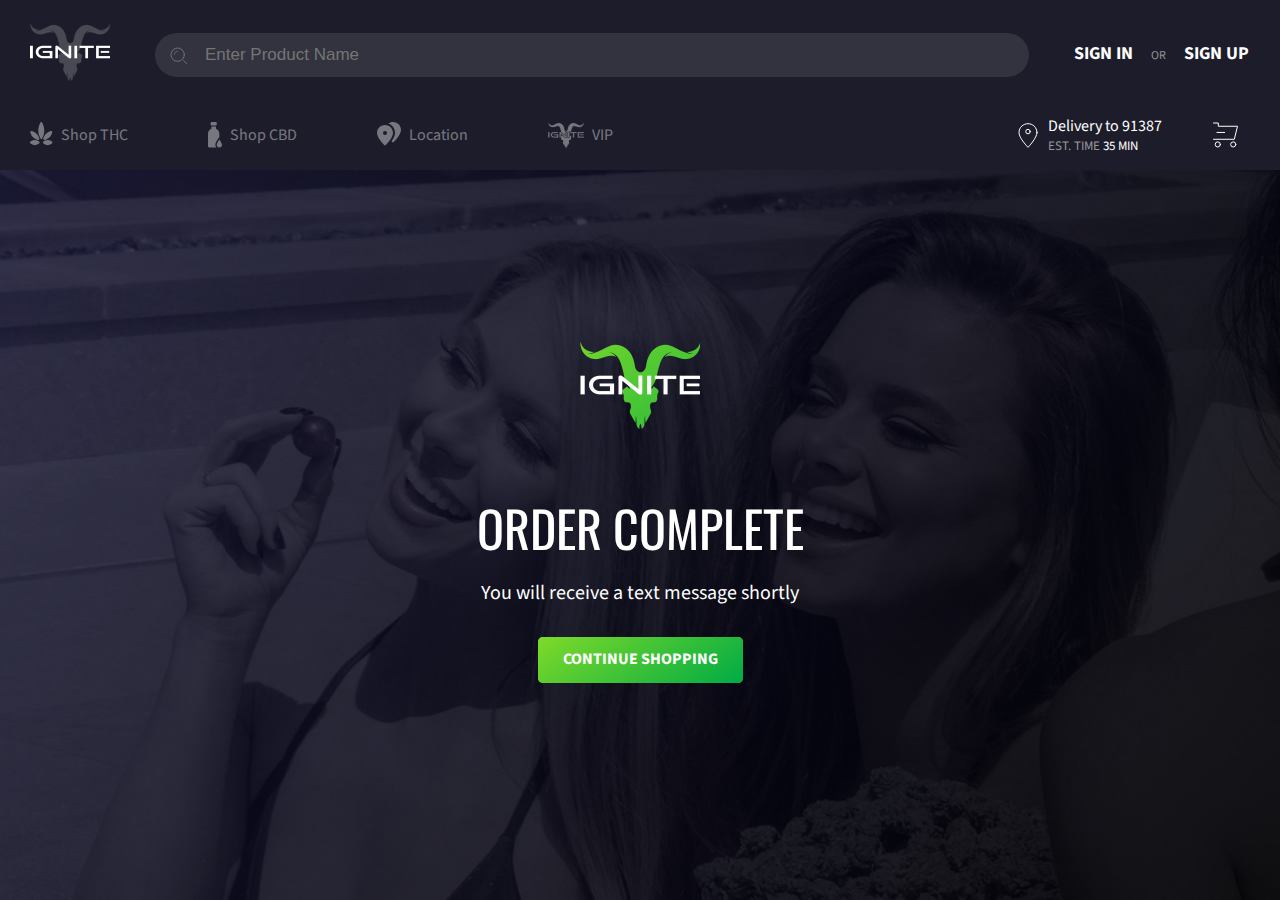
<file: index.html>
<!DOCTYPE html>
<html lang="en">
    <head>
        <meta charset="utf-8">
        <meta http-equiv="X-UA-Compatible" content="IE=edge">
        <title>Ignite</title>
        <meta name="description" content="">
        <meta name="viewport" content="width=device-width, initial-scale=1">
        <link href="https://fonts.googleapis.com/css?family=Oswald|Source+Sans+Pro:400,700&display=swap" rel="stylesheet">
        <link rel="stylesheet" href="style.css">
        <script src="js.js"></script>
    </head>
    <body>
        <header id="mainHeader">
            <div class="header-top">
                <div class="container flex">
                    <div id="site-branding">
                        <a href="#" class="custom-logo-link" rel="home">
                            <img width="80" src="assets/images/logo-white@2x.png" class="logo" alt="">
                        </a>
                        <p class="site-title"><a href="#" rel="home">Ignite</a></p>
                        <p class="site-description">Description for SEO</p>
                    </div><!-- .site-branding -->
                    <div class="search-bar">
                        <form>
                            <input id="searchBar" type="search" placeholder="Enter Product Name">
                            <a href="#" class="cancel-bt" id="closeSearch">Cancel</a>
                        </form>
                    </div>
                    <div class="user-bar">
                        <a href="#" class="link sign-in">Sign in</a>
                        <span class="text">or</span>
                        <a href="#" class="link sign-up">Sign up</a>
                    </div>
                </div>
            </div>
            <div class="header-bottom">
                <div class="container flex">
                    <nav id="site-navigation" class="main-navigation" aria-label="Primary Menu">
                        <ul id="menu-topmenu" class="primary-menu">
                            <li class="menu-item">
                                <a href="#" title="Shop THC">
                                    <svg class="icon" width="23px" height="24px" viewBox="0 0 23 24" version="1.1" xmlns="http://www.w3.org/2000/svg" xmlns:xlink="http://www.w3.org/1999/xlink">
                                        <g stroke="none" stroke-width="1" fill="none" fill-rule="evenodd">
                                            <g id="Success" transform="translate(-286.000000, -118.000000)" fill="#FFFFFF" fill-rule="nonzero">
                                                <path d="M298.2,118.45 C298.2,118.55 300.3,122.05 300.3,126.45 C300.3,130.85 298.3,134.35 298.2,134.45 C298,134.75 297.7,134.95 297.3,134.95 C296.9,134.95 296.6,134.75 296.4,134.45 C296.4,134.35 294.3,130.85 294.3,126.45 C294.3,122.05 296.4,118.55 296.5,118.45 C296.8,117.85 297.8,117.85 298.2,118.45 Z M299.6,135.65 C299.4,135.45 299.3,135.05 299.3,134.75 C299.3,134.55 299.9,131.75 302,129.65 C304.2,127.55 307,126.95 307.1,126.95 C307.4,126.95 307.8,127.05 308,127.25 C308.3,127.45 308.4,127.85 308.3,128.15 C308.3,128.35 307.7,131.15 305.6,133.25 C303.4,135.35 300.6,135.95 300.5,135.95 C300.4,135.95 300.4,135.95 300.3,135.95 C300,135.95 299.8,135.85 299.6,135.65 Z M308.2,137.75 C308.5,137.85 308.5,138.25 308.5,138.55 C308.5,138.85 308.4,139.15 308.2,139.35 C308.1,139.45 306.2,141.15 303.7,141.15 C301.2,141.15 299.3,139.45 299.2,139.35 C299,139.15 298.9,138.85 298.9,138.55 C298.9,138.25 299,137.95 299.2,137.75 C299.3,137.65 301.2,135.95 303.7,135.95 C306.2,135.95 308.1,137.65 308.2,137.75 Z M289.1,133.25 C286.9,131.15 286.4,128.35 286.3,128.15 C286.3,127.85 286.4,127.45 286.6,127.25 C286.8,126.95 287.2,126.85 287.5,126.95 C287.7,126.95 290.5,127.55 292.6,129.65 C294.7,131.85 295.3,134.65 295.3,134.75 C295.3,135.05 295.2,135.45 295,135.65 C294.8,135.85 294.6,135.95 294.3,135.95 C294.2,135.95 294.2,135.95 294.1,135.95 C294,135.95 291.2,135.35 289.1,133.25 Z M290.8,135.95 C293.3,135.95 295.2,137.65 295.3,137.75 C295.5,137.95 295.6,138.25 295.6,138.55 C295.6,138.85 295.5,139.15 295.3,139.35 C295.2,139.45 293.3,141.15 290.8,141.15 C288.3,141.15 286.4,139.45 286.3,139.35 C286.1,139.15 286,138.85 286,138.55 C286,138.25 286.1,137.95 286.3,137.75 C286.4,137.65 288.4,135.95 290.8,135.95 Z" id="thc"></path>
                                            </g>
                                        </g>
                                    </svg>
                                    Shop THC
                                </a>
                            </li>
                            <li class="menu-item">
                                <a href="#" title="Shop CBD">
                                    <svg class="icon" width="14px" height="26px" viewBox="0 0 14 26" version="1.1" xmlns="http://www.w3.org/2000/svg" xmlns:xlink="http://www.w3.org/1999/xlink">
                                        <g stroke="none" stroke-width="1" fill="none" fill-rule="evenodd">
                                            <g id="Success" transform="translate(-465.000000, -117.000000)" fill="#FFFFFF" fill-rule="nonzero">
                                                <path d="M468.625,117 L472.75,117 C473.302285,117 473.75,117.447715 473.75,118 L473.75,119.5 C473.75,120.052285 473.302285,120.5 472.75,120.5 L468.625,120.5 C468.072715,120.5 467.625,120.052285 467.625,119.5 L467.625,118 C467.625,117.447715 468.072715,117 468.625,117 Z M472.39375,139.537162 C472.365458,140.589684 472.756991,141.610371 473.482337,142.375 L466.1375,142.375 C465.509276,142.375 465,141.866783 465,141.239865 L465,129.320946 C465,126.383216 466.147738,124.523297 468.4125,123.785459 L468.4125,121.375 L472.9625,121.375 L472.9625,123.785459 C475.227262,124.523297 476.375,126.383216 476.375,129.320946 L476.375,131.908486 L475.449075,133.201973 C474.939475,133.914838 472.39375,137.569973 472.39375,139.537162 Z M473.754502,139.746995 C473.754502,138.172897 476.375,134.5 476.375,134.5 C476.375,134.5 478.995498,138.172897 478.995498,139.746995 C479.038179,140.455027 478.775827,141.147441 478.274836,141.649006 C477.773844,142.150571 477.082222,142.413223 476.375,142.370493 C475.667778,142.413223 474.976156,142.150571 474.475164,141.649006 C473.974173,141.147441 473.711821,140.455027 473.754502,139.746995 Z" id="cbd"></path>
                                            </g>
                                        </g>
                                    </svg>
                                    Shop CBD
                                </a>
                            </li>
                            <li class="menu-item">
                                <a href="#" title="Location">
                                    <svg class="icon" width="24px" height="24px" viewBox="0 0 24 24" version="1.1" xmlns="http://www.w3.org/2000/svg" xmlns:xlink="http://www.w3.org/1999/xlink">
                                        <g stroke="none" stroke-width="1" fill="none" fill-rule="evenodd">
                                            <g id="Success" transform="translate(-635.000000, -118.000000)" fill="#FFFFFF" fill-rule="nonzero">
                                                <path d="M651,118 C654.933,118 659,120.992 659,126 C659,130.6 652.456,137.327 651.71,138.08 C651.522,138.269 651.267,138.375 651,138.375 C650.733,138.375 650.478,138.269 650.29,138.08 C650.172,137.961 649.896,137.677 649.534,137.288 C651.362,134.724 653,131.685 653,129 C653,124.131 649.92,120.796 646.24,119.55 C647.637,118.545 649.329,118 651,118 Z M643,121 C646.933,121 651,123.992 651,129 C651,133.6 644.456,140.327 643.71,141.08 C643.522,141.269 643.267,141.375 643,141.375 C642.733,141.375 642.478,141.269 642.29,141.08 C641.544,140.327 635,133.6 635,129 C635,123.992 639.067,121 643,121 Z M643,131 C644.105,131 645,130.105 645,129 C645,127.895 644.105,127 643,127 C641.895,127 641,127.895 641,129 C641,130.105 641.895,131 643,131 Z" id="location"></path>
                                            </g>
                                        </g>
                                    </svg>
                                    Location
                                </a>
                            </li>
                            <li class="menu-item">
                                <a href="#" title="VIP">
                                    <img class="icon" src="assets/images/vip@2x.png" width="36" alt="">
                                    VIP
                                </a>
                            </li>
                        </ul>
                    </nav><!-- .main-navigation -->
                    <div class="shop-options">
                        <div class="delivery">
                            <div class="to">Delivery to <span class="cp">91387</span></div>
                            <div class="est-time">est. time <span class="data">35 min</span></div>
                        </div>
                        <div class="cart">
                            <a href="#" class="cart cart-empty">
                                <svg width="26px" height="26px" viewBox="0 0 25 26" version="1.1" xmlns="http://www.w3.org/2000/svg" xmlns:xlink="http://www.w3.org/1999/xlink">
                                    <g id="Symbols" stroke="none" stroke-width="1" fill="none" fill-rule="evenodd" stroke-linecap="round" stroke-linejoin="round">
                                        <g id="Cart" transform="translate(-11.000000, -12.000000)" stroke="#FFFFFF">
                                            <g id="Group-11" transform="translate(0.000000, -4.000000)">
                                                <g id="cart-icon" transform="translate(11.000000, 17.000000)">
                                                    <polyline id="Path" points="0 0 4.8 0 4.8 3.25714286 24 3.25714286 20.8 16.2857143 0 16.2857143"></polyline>
                                                    <circle id="Oval" cx="4.28571429" cy="21.4285714" r="2.57142857"></circle>
                                                    <circle id="Oval" cx="19.7142857" cy="21.4285714" r="2.57142857"></circle>
                                                    <path d="M11.1428571,9.42857143 L3.42857143,9.42857143" id="Path"></path>
                                                </g>
                                            </g>
                                        </g>
                                    </g>
                                </svg>
                            </a>
                        </div>
                    </div>
                </div>
            </div>
        </header>
        <div id="searchOverlay">
            <div class="container flex flex-col">
                <div id="searchRecent">
                    <h3>Recent Searches</h3>
                    <ul class="recent-searches-list">
                        <li class="recent-searches-item"><a href="#">Starter kit</a></li>
                        <li class="recent-searches-item"><a href="#">CDB</a></li>
                        <li class="recent-searches-item"><a href="#">Vape USB</a></li>
                        <li class="recent-searches-item"><a href="#">Indica</a></li>
                    </ul>
                </div>
                <div id="searchCategories">
                    <h3>Categories</h3>
                    <ul class="categories-list">
                        <li class="category-item">
                            <a href="" style="background-image:url('assets/images/category-1@2x.png')">
                                <div class="category-name">Pre-Roll</div>
                            </a>
                        </li>
                        <li class="category-item">
                            <a href="#" style="background-image:url('assets/images/category-2@2x.png')">
                                <div class="category-name">Concentrate</div>
                            </a>
                        </li>
                        <li class="category-item">
                            <a href="#" style="background-image:url('assets/images/category-3@2x.png')">
                                <div class="category-name">Flower</div>
                            </a>
                        </li>
                        <li class="category-item">
                            <a href="#" style="background-image:url('assets/images/category-4@2x.png')">
                                <div class="category-name">Wax</div>
                            </a>
                        </li>
                        <li class="category-item">
                            <a href="#" style="background-image:url('assets/images/category-5@2x.png')">
                                <div class="category-name">Edible</div>
                            </a>
                        </li>
                        <li class="category-item">
                            <a href="#" style="background-image:url('assets/images/category-6@2x.png')">
                                <div class="category-name">Drink</div>
                            </a>
                        </li>
                        <li class="category-item">
                            <a href="#" style="background-image:url('assets/images/category-7@2x.png')">
                                <div class="category-name">Apparel</div>
                            </a>
                        </li>
                        <li class="category-item">
                            <a href="#" style="background-image:url('assets/images/category-8@2x.png')">
                                <div class="category-name">Gear</div>
                            </a>
                        </li>
                    </ul>
                </div>
            </div>
        </div>
        <div id="app">
            <section id="success">
                <div id="success-message">
                    <div class="logo">
                        <img src="assets/images/logo-green@2x.png" width="120" alt="Logo">
                    </div>
                    <h1 class="title">ORDER COMPLETE</h1>
                    <div class="message">You will receive a text message shortly</div>
                    <a href="#" class="btn-primary">Continue Shopping</a>
                </div>
            </section>
        </div>
    </body>
</html>
</file>
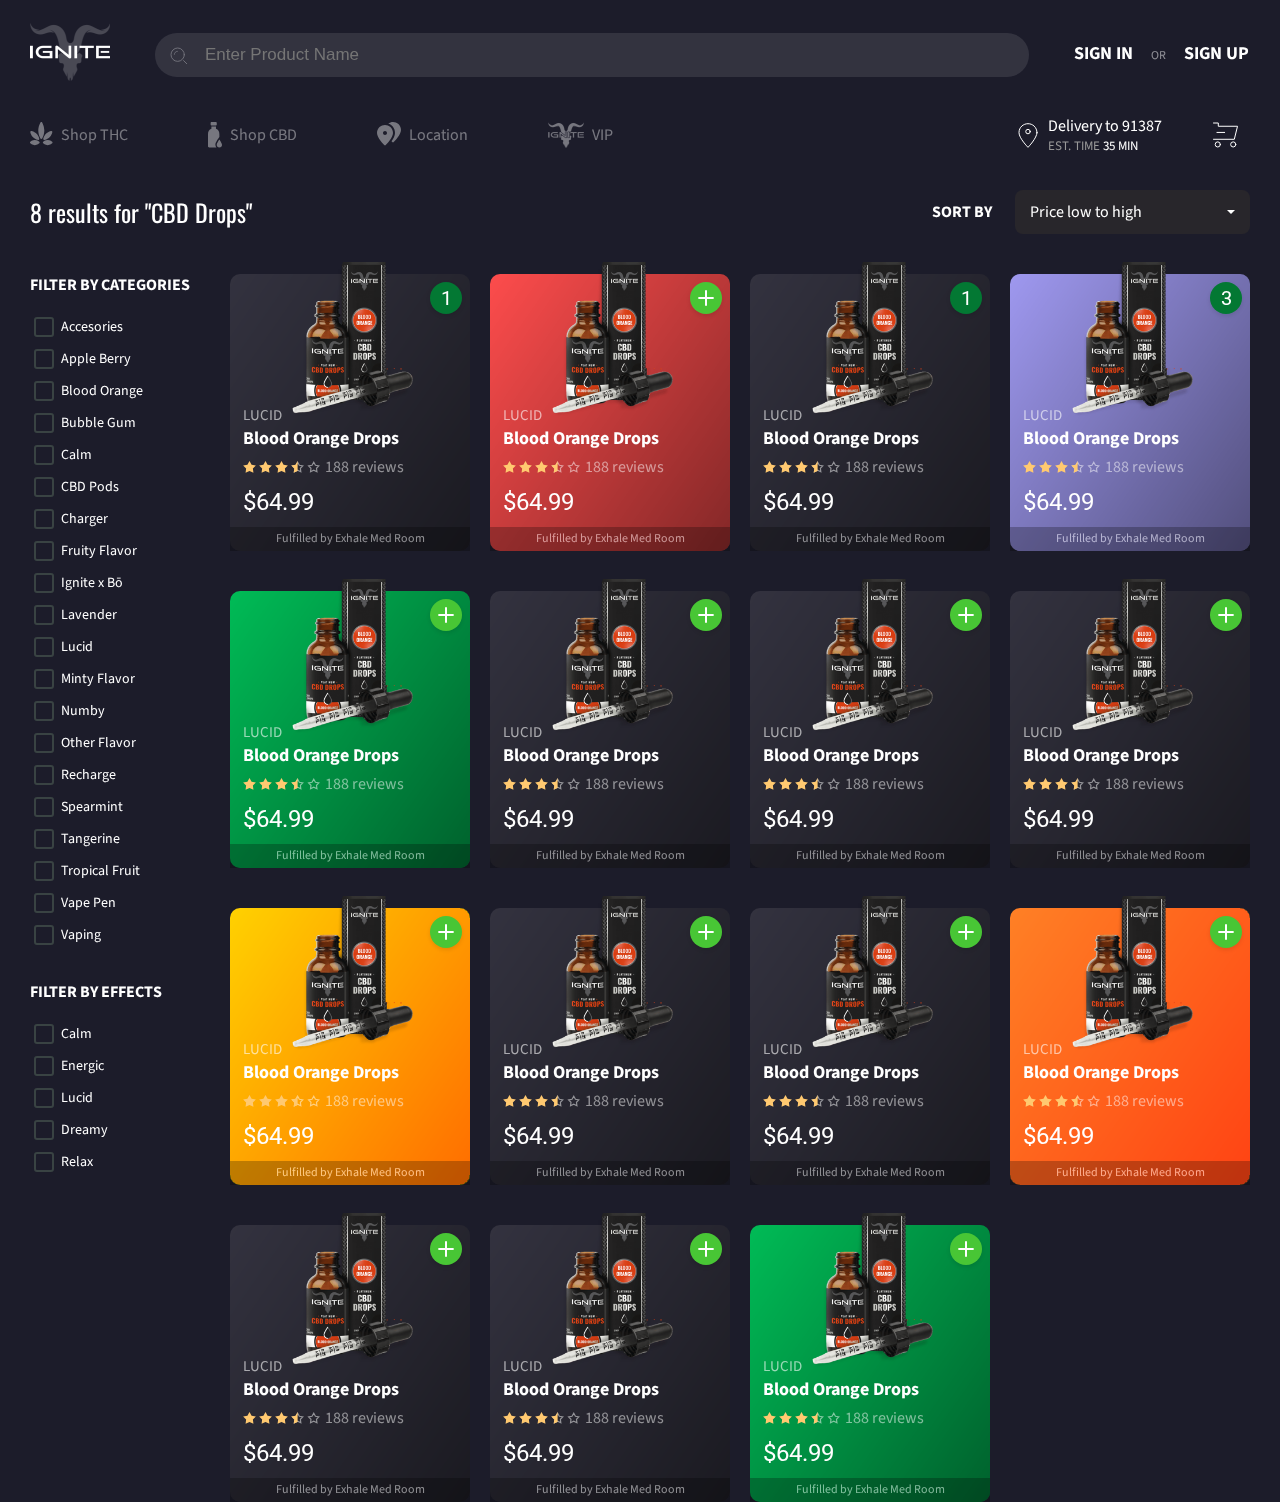
<file: search-results.html>
<!DOCTYPE html>
<html lang="en">

<head>
    <meta charset="utf-8">
    <meta http-equiv="X-UA-Compatible" content="IE=edge">
    <title>Ignite</title>
    <meta name="description" content="">
    <meta name="viewport" content="width=device-width, initial-scale=1">
    <link href="https://fonts.googleapis.com/css?family=Oswald|Source+Sans+Pro:400,700&display=swap" rel="stylesheet">
    <link rel="stylesheet" href="style.css">
    <script src="js.js"></script>
    <script src="search.js"></script>
</head>

<body>
    <header id="mainHeader">
        <div class="header-top">
            <div class="container flex">
                <div id="site-branding">
                    <a href="#" class="custom-logo-link" rel="home">
                        <img width="80" src="assets/images/logo-white@2x.png" class="logo" alt="">
                    </a>
                    <p class="site-title"><a href="#" rel="home">Ignite</a></p>
                    <p class="site-description">Description for SEO</p>
                </div>
                <!-- .site-branding -->
                <div class="search-bar">
                    <form>
                        <input id="searchBar" type="search" placeholder="Enter Product Name">
                        <a href="#" class="cancel-bt" id="closeSearch">Cancel</a>
                    </form>
                </div>
                <div class="user-bar">
                    <a href="#" class="link sign-in">Sign in</a>
                    <span class="text">or</span>
                    <a href="#" class="link sign-up">Sign up</a>
                </div>
            </div>
        </div>
        <div class="header-bottom">
            <div class="container flex">
                <nav id="site-navigation" class="main-navigation" aria-label="Primary Menu">
                    <ul id="menu-topmenu" class="primary-menu">
                        <li class="menu-item">
                            <a href="#" title="Shop THC">
                                <svg class="icon" width="23px" height="24px" viewBox="0 0 23 24" version="1.1" xmlns="http://www.w3.org/2000/svg" xmlns:xlink="http://www.w3.org/1999/xlink">
                                    <g stroke="none" stroke-width="1" fill="none" fill-rule="evenodd">
                                        <g id="Success" transform="translate(-286.000000, -118.000000)" fill="#FFFFFF" fill-rule="nonzero">
                                            <path d="M298.2,118.45 C298.2,118.55 300.3,122.05 300.3,126.45 C300.3,130.85 298.3,134.35 298.2,134.45 C298,134.75 297.7,134.95 297.3,134.95 C296.9,134.95 296.6,134.75 296.4,134.45 C296.4,134.35 294.3,130.85 294.3,126.45 C294.3,122.05 296.4,118.55 296.5,118.45 C296.8,117.85 297.8,117.85 298.2,118.45 Z M299.6,135.65 C299.4,135.45 299.3,135.05 299.3,134.75 C299.3,134.55 299.9,131.75 302,129.65 C304.2,127.55 307,126.95 307.1,126.95 C307.4,126.95 307.8,127.05 308,127.25 C308.3,127.45 308.4,127.85 308.3,128.15 C308.3,128.35 307.7,131.15 305.6,133.25 C303.4,135.35 300.6,135.95 300.5,135.95 C300.4,135.95 300.4,135.95 300.3,135.95 C300,135.95 299.8,135.85 299.6,135.65 Z M308.2,137.75 C308.5,137.85 308.5,138.25 308.5,138.55 C308.5,138.85 308.4,139.15 308.2,139.35 C308.1,139.45 306.2,141.15 303.7,141.15 C301.2,141.15 299.3,139.45 299.2,139.35 C299,139.15 298.9,138.85 298.9,138.55 C298.9,138.25 299,137.95 299.2,137.75 C299.3,137.65 301.2,135.95 303.7,135.95 C306.2,135.95 308.1,137.65 308.2,137.75 Z M289.1,133.25 C286.9,131.15 286.4,128.35 286.3,128.15 C286.3,127.85 286.4,127.45 286.6,127.25 C286.8,126.95 287.2,126.85 287.5,126.95 C287.7,126.95 290.5,127.55 292.6,129.65 C294.7,131.85 295.3,134.65 295.3,134.75 C295.3,135.05 295.2,135.45 295,135.65 C294.8,135.85 294.6,135.95 294.3,135.95 C294.2,135.95 294.2,135.95 294.1,135.95 C294,135.95 291.2,135.35 289.1,133.25 Z M290.8,135.95 C293.3,135.95 295.2,137.65 295.3,137.75 C295.5,137.95 295.6,138.25 295.6,138.55 C295.6,138.85 295.5,139.15 295.3,139.35 C295.2,139.45 293.3,141.15 290.8,141.15 C288.3,141.15 286.4,139.45 286.3,139.35 C286.1,139.15 286,138.85 286,138.55 C286,138.25 286.1,137.95 286.3,137.75 C286.4,137.65 288.4,135.95 290.8,135.95 Z" id="thc"></path>
                                        </g>
                                    </g>
                                </svg>
                                Shop THC
                            </a>
                        </li>
                        <li class="menu-item">
                            <a href="#" title="Shop CBD">
                                <svg class="icon" width="14px" height="26px" viewBox="0 0 14 26" version="1.1" xmlns="http://www.w3.org/2000/svg" xmlns:xlink="http://www.w3.org/1999/xlink">
                                    <g stroke="none" stroke-width="1" fill="none" fill-rule="evenodd">
                                        <g id="Success" transform="translate(-465.000000, -117.000000)" fill="#FFFFFF" fill-rule="nonzero">
                                            <path d="M468.625,117 L472.75,117 C473.302285,117 473.75,117.447715 473.75,118 L473.75,119.5 C473.75,120.052285 473.302285,120.5 472.75,120.5 L468.625,120.5 C468.072715,120.5 467.625,120.052285 467.625,119.5 L467.625,118 C467.625,117.447715 468.072715,117 468.625,117 Z M472.39375,139.537162 C472.365458,140.589684 472.756991,141.610371 473.482337,142.375 L466.1375,142.375 C465.509276,142.375 465,141.866783 465,141.239865 L465,129.320946 C465,126.383216 466.147738,124.523297 468.4125,123.785459 L468.4125,121.375 L472.9625,121.375 L472.9625,123.785459 C475.227262,124.523297 476.375,126.383216 476.375,129.320946 L476.375,131.908486 L475.449075,133.201973 C474.939475,133.914838 472.39375,137.569973 472.39375,139.537162 Z M473.754502,139.746995 C473.754502,138.172897 476.375,134.5 476.375,134.5 C476.375,134.5 478.995498,138.172897 478.995498,139.746995 C479.038179,140.455027 478.775827,141.147441 478.274836,141.649006 C477.773844,142.150571 477.082222,142.413223 476.375,142.370493 C475.667778,142.413223 474.976156,142.150571 474.475164,141.649006 C473.974173,141.147441 473.711821,140.455027 473.754502,139.746995 Z" id="cbd"></path>
                                        </g>
                                    </g>
                                </svg>
                                Shop CBD
                            </a>
                        </li>
                        <li class="menu-item">
                            <a href="#" title="Location">
                                <svg class="icon" width="24px" height="24px" viewBox="0 0 24 24" version="1.1" xmlns="http://www.w3.org/2000/svg" xmlns:xlink="http://www.w3.org/1999/xlink">
                                    <g stroke="none" stroke-width="1" fill="none" fill-rule="evenodd">
                                        <g id="Success" transform="translate(-635.000000, -118.000000)" fill="#FFFFFF" fill-rule="nonzero">
                                            <path d="M651,118 C654.933,118 659,120.992 659,126 C659,130.6 652.456,137.327 651.71,138.08 C651.522,138.269 651.267,138.375 651,138.375 C650.733,138.375 650.478,138.269 650.29,138.08 C650.172,137.961 649.896,137.677 649.534,137.288 C651.362,134.724 653,131.685 653,129 C653,124.131 649.92,120.796 646.24,119.55 C647.637,118.545 649.329,118 651,118 Z M643,121 C646.933,121 651,123.992 651,129 C651,133.6 644.456,140.327 643.71,141.08 C643.522,141.269 643.267,141.375 643,141.375 C642.733,141.375 642.478,141.269 642.29,141.08 C641.544,140.327 635,133.6 635,129 C635,123.992 639.067,121 643,121 Z M643,131 C644.105,131 645,130.105 645,129 C645,127.895 644.105,127 643,127 C641.895,127 641,127.895 641,129 C641,130.105 641.895,131 643,131 Z" id="location"></path>
                                        </g>
                                    </g>
                                </svg>
                                Location
                            </a>
                        </li>
                        <li class="menu-item">
                            <a href="#" title="VIP">
                                <img class="icon" src="assets/images/vip@2x.png" width="36" alt=""> VIP
                            </a>
                        </li>
                    </ul>
                </nav>
                <!-- .main-navigation -->
                <div class="shop-options">
                    <div class="delivery">
                        <div class="to">Delivery to <span class="cp">91387</span></div>
                        <div class="est-time">est. time <span class="data">35 min</span></div>
                    </div>
                    <div class="cart">
                        <a href="#" class="cart cart-empty">
                            <svg width="26px" height="26px" viewBox="0 0 25 26" version="1.1" xmlns="http://www.w3.org/2000/svg" xmlns:xlink="http://www.w3.org/1999/xlink">
                                <g id="Symbols" stroke="none" stroke-width="1" fill="none" fill-rule="evenodd" stroke-linecap="round" stroke-linejoin="round">
                                    <g id="Cart" transform="translate(-11.000000, -12.000000)" stroke="#FFFFFF">
                                        <g id="Group-11" transform="translate(0.000000, -4.000000)">
                                            <g id="cart-icon" transform="translate(11.000000, 17.000000)">
                                                <polyline id="Path" points="0 0 4.8 0 4.8 3.25714286 24 3.25714286 20.8 16.2857143 0 16.2857143"></polyline>
                                                <circle id="Oval" cx="4.28571429" cy="21.4285714" r="2.57142857"></circle>
                                                <circle id="Oval" cx="19.7142857" cy="21.4285714" r="2.57142857"></circle>
                                                <path d="M11.1428571,9.42857143 L3.42857143,9.42857143" id="Path"></path>
                                            </g>
                                        </g>
                                    </g>
                                </g>
                            </svg>
                        </a>
                    </div>
                </div>
            </div>
        </div>
    </header>
    <div id="app">
        <section id="searchResults" class="product-grid">
            <div class="results-top-bar">
                <div class="container flex">
                    <div class="results-info">
                        <h3>8 results for "CBD Drops"</h3>
                    </div>
                    <div class="results-sort">
                        <label class="label-big" for="sort-by">Sort by</label>
                        <select name="sort-by" id="sort-by">
                            <option value="">Price low to high</option>
                            <option value="">Price high to high</option>
                            <option value="">Popularity low to high</option>
                            <option value="">Popularity high to low</option>
                        </select>
                    </div>
                    <a href="#" id="toggleFilters"></a>
                </div>
            </div>
            <div class="container flex">
                <div class="product-categories" id="productFilters">
                    <a href="#" class="close-btn"></a>
                    <aside class="p_filter_widgets">
                        <h5>Filter by Categories</h5>
                        <div class="widgets_inner">
                            <ul class="list">
                                <li class="s-group"><input type="checkbox" class="form-checkbox" id="check-1"><label for="check-1">Accesories</label></li>
                                <li class="s-group"><input type="checkbox" class="form-checkbox" id="check-2"><label for="check-2">Apple Berry</label></li>
                                <li class="s-group"><input type="checkbox" class="form-checkbox" id="check-3"><label for="check-3">Blood Orange</label></li>
                                <li class="s-group"><input type="checkbox" class="form-checkbox" id="check-4"><label for="check-4">Bubble Gum</label></li>
                                <li class="s-group"><input type="checkbox" class="form-checkbox" id="check-5"><label for="check-5">Calm</label></li>
                                <li class="s-group"><input type="checkbox" class="form-checkbox" id="check-6"><label for="check-6">CBD Pods</label></li>
                                <li class="s-group"><input type="checkbox" class="form-checkbox" id="check-7"><label for="check-7">Charger</label></li>
                                <li class="s-group"><input type="checkbox" class="form-checkbox" id="check-8"><label for="check-8">Fruity Flavor</label></li>
                                <li class="s-group"><input type="checkbox" class="form-checkbox" id="check-9"><label for="check-9">Ignite x Bō</label></li>
                                <li class="s-group"><input type="checkbox" class="form-checkbox" id="check-10"><label for="check-10">Lavender</label></li>
                                <li class="s-group"><input type="checkbox" class="form-checkbox" id="check-11"><label for="check-11">Lucid</label></li>
                                <li class="s-group"><input type="checkbox" class="form-checkbox" id="check-12"><label for="check-12">Minty Flavor</label></li>
                                <li class="s-group"><input type="checkbox" class="form-checkbox" id="check-13"><label for="check-13">Numby</label></li>
                                <li class="s-group"><input type="checkbox" class="form-checkbox" id="check-14"><label for="check-14">Other Flavor</label></li>
                                <li class="s-group"><input type="checkbox" class="form-checkbox" id="check-15"><label for="check-15">Recharge</label></li>
                                <li class="s-group"><input type="checkbox" class="form-checkbox" id="check-16"><label for="check-16">Spearmint</label></li>
                                <li class="s-group"><input type="checkbox" class="form-checkbox" id="check-17"><label for="check-17">Tangerine</label></li>
                                <li class="s-group"><input type="checkbox" class="form-checkbox" id="check-18"><label for="check-18">Tropical Fruit</label></li>
                                <li class="s-group"><input type="checkbox" class="form-checkbox" id="check-19"><label for="check-19">Vape Pen</label></li>
                                <li class="s-group"><input type="checkbox" class="form-checkbox" id="check-20"><label for="check-20">Vaping</label></li>
                            </ul>
                        </div>
                    </aside>
                    <aside class="p_filter_widgets">
                        <h5>Filter by Effects</h5>
                        <div class="widgets_inner">
                            <ul class="list">
                                <li class="s-group"><input type="checkbox" class="form-checkbox" id="check-21"><label for="check-21">Calm</label></li>
                                <li class="s-group"><input type="checkbox" class="form-checkbox" id="check-22"><label for="check-22">Energic</label></li>
                                <li class="s-group"><input type="checkbox" class="form-checkbox" id="check-23"><label for="check-23">Lucid</label></li>
                                <li class="s-group"><input type="checkbox" class="form-checkbox" id="check-24"><label for="check-24">Dreamy</label></li>
                                <li class="s-group"><input type="checkbox" class="form-checkbox" id="check-25"><label for="check-25">Relax</label></li>
                            </ul>
                        </div>
                    </aside>
                    <div class="results-sort">
                        <label class="label-big" for="sort-by-mobile">Sort by</label>
                        <select name="sort-by-mobile" id="sort-by-mobile">
                            <option value="">Price low to high</option>
                            <option value="">Price high to high</option>
                            <option value="">Popularity low to high</option>
                            <option value="">Popularity high to low</option>
                        </select>
                    </div>
                    <div class="filter-buttons">
                        <div class="btn-group">
                            <a href="#" class="btn-secondary">Clear filters</a>
                            <a href="#" class="btn-primary">Filter</a>
                        </div>
                    </div>
                </div>
                <div class="product-grid-products">
                    <div class="product black">
                        <div class="product-contents">
                            <a href="#" class="add-to-cart-bt added">1</a>
                            <div class="product-pic">
                                <img src="assets/images/product-dummy@2x.png" alt="">
                            </div>
                            <div class="product-btm">
                                <div class="product-category">Lucid</div>
                                <div class="product-name">Blood Orange Drops</div>
                                <div class="product-rating">
                                    <div class="rating-stars" data-rating-value="3.5">
                                        <div class="star">1</div>
                                        <div class="star">2</div>
                                        <div class="star">3</div>
                                        <div class="star">4</div>
                                        <div class="star">5</div>
                                    </div>
                                    <div class="rating-info">188<span> reviews</span></div>
                                </div>
                                <div class="product-price">$64.99</div>
                            </div>
                            <div class="med-room">Fulfilled by Exhale Med Room</div>
                        </div>
                    </div>
                    <div class="product red">
                        <div class="product-contents">
                            <a href="#" class="add-to-cart-bt"></a>
                            <div class="product-pic">
                                <img src="assets/images/product-dummy@2x.png" alt="">
                            </div>
                            <div class="product-btm">
                                <div class="product-category">Lucid</div>
                                <div class="product-name">Blood Orange Drops</div>
                                <div class="product-rating">
                                    <div class="rating-stars" data-rating-value="3.5">
                                        <div class="star">1</div>
                                        <div class="star">2</div>
                                        <div class="star">3</div>
                                        <div class="star">4</div>
                                        <div class="star">5</div>
                                    </div>
                                    <div class="rating-info">188<span> reviews</span></div>
                                </div>
                                <div class="product-price">$64.99</div>
                            </div>
                            <div class="med-room">Fulfilled by Exhale Med Room</div>
                        </div>
                    </div>
                    <div class="product black">
                        <div class="product-contents">
                            <a href="#" class="add-to-cart-bt added">1</a>
                            <div class="product-pic">
                                <img src="assets/images/product-dummy@2x.png" alt="">
                            </div>
                            <div class="product-btm">
                                <div class="product-category">Lucid</div>
                                <div class="product-name">Blood Orange Drops</div>
                                <div class="product-rating">
                                    <div class="rating-stars" data-rating-value="3.5">
                                        <div class="star">1</div>
                                        <div class="star">2</div>
                                        <div class="star">3</div>
                                        <div class="star">4</div>
                                        <div class="star">5</div>
                                    </div>
                                    <div class="rating-info">188<span> reviews</span></div>
                                </div>
                                <div class="product-price">$64.99</div>
                            </div>
                            <div class="med-room">Fulfilled by Exhale Med Room</div>
                        </div>
                    </div>
                    <div class="product purple">
                        <div class="product-contents">
                            <a href="#" class="add-to-cart-bt added">3</a>
                            <div class="product-pic">
                                <img src="assets/images/product-dummy@2x.png" alt="">
                            </div>
                            <div class="product-btm">
                                <div class="product-category">Lucid</div>
                                <div class="product-name">Blood Orange Drops</div>
                                <div class="product-rating">
                                    <div class="rating-stars" data-rating-value="3.5">
                                        <div class="star">1</div>
                                        <div class="star">2</div>
                                        <div class="star">3</div>
                                        <div class="star">4</div>
                                        <div class="star">5</div>
                                    </div>
                                    <div class="rating-info">188<span> reviews</span></div>
                                </div>
                                <div class="product-price">$64.99</div>
                            </div>
                            <div class="med-room">Fulfilled by Exhale Med Room</div>
                        </div>
                    </div>
                    <div class="product green">
                        <div class="product-contents">
                            <a href="#" class="add-to-cart-bt"></a>
                            <div class="product-pic">
                                <img src="assets/images/product-dummy@2x.png" alt="">
                            </div>
                            <div class="product-btm">
                                <div class="product-category">Lucid</div>
                                <div class="product-name">Blood Orange Drops</div>
                                <div class="product-rating">
                                    <div class="rating-stars" data-rating-value="3.5">
                                        <div class="star">1</div>
                                        <div class="star">2</div>
                                        <div class="star">3</div>
                                        <div class="star">4</div>
                                        <div class="star">5</div>
                                    </div>
                                    <div class="rating-info">188<span> reviews</span></div>
                                </div>
                                <div class="product-price">$64.99</div>
                            </div>
                            <div class="med-room">Fulfilled by Exhale Med Room</div>
                        </div>
                    </div>
                    <div class="product black">
                        <div class="product-contents">
                            <a href="#" class="add-to-cart-bt"></a>
                            <div class="product-pic">
                                <img src="assets/images/product-dummy@2x.png" alt="">
                            </div>
                            <div class="product-btm">
                                <div class="product-category">Lucid</div>
                                <div class="product-name">Blood Orange Drops</div>
                                <div class="product-rating">
                                    <div class="rating-stars" data-rating-value="3.5">
                                        <div class="star">1</div>
                                        <div class="star">2</div>
                                        <div class="star">3</div>
                                        <div class="star">4</div>
                                        <div class="star">5</div>
                                    </div>
                                    <div class="rating-info">188<span> reviews</span></div>
                                </div>
                                <div class="product-price">$64.99</div>
                            </div>
                            <div class="med-room">Fulfilled by Exhale Med Room</div>
                        </div>
                    </div>
                    <div class="product black">
                        <div class="product-contents">
                            <a href="#" class="add-to-cart-bt"></a>
                            <div class="product-pic">
                                <img src="assets/images/product-dummy@2x.png" alt="">
                            </div>
                            <div class="product-btm">
                                <div class="product-category">Lucid</div>
                                <div class="product-name">Blood Orange Drops</div>
                                <div class="product-rating">
                                    <div class="rating-stars" data-rating-value="3.5">
                                        <div class="star">1</div>
                                        <div class="star">2</div>
                                        <div class="star">3</div>
                                        <div class="star">4</div>
                                        <div class="star">5</div>
                                    </div>
                                    <div class="rating-info">188<span> reviews</span></div>
                                </div>
                                <div class="product-price">$64.99</div>
                            </div>
                            <div class="med-room">Fulfilled by Exhale Med Room</div>
                        </div>
                    </div>
                    <div class="product black">
                        <div class="product-contents">
                            <a href="#" class="add-to-cart-bt"></a>
                            <div class="product-pic">
                                <img src="assets/images/product-dummy@2x.png" alt="">
                            </div>
                            <div class="product-btm">
                                <div class="product-category">Lucid</div>
                                <div class="product-name">Blood Orange Drops</div>
                                <div class="product-rating">
                                    <div class="rating-stars" data-rating-value="3.5">
                                        <div class="star">1</div>
                                        <div class="star">2</div>
                                        <div class="star">3</div>
                                        <div class="star">4</div>
                                        <div class="star">5</div>
                                    </div>
                                    <div class="rating-info">188<span> reviews</span></div>
                                </div>
                                <div class="product-price">$64.99</div>
                            </div>
                            <div class="med-room">Fulfilled by Exhale Med Room</div>
                        </div>
                    </div>
                    <div class="product yellow">
                        <div class="product-contents">
                            <a href="#" class="add-to-cart-bt"></a>
                            <div class="product-pic">
                                <img src="assets/images/product-dummy@2x.png" alt="">
                            </div>
                            <div class="product-btm">
                                <div class="product-category">Lucid</div>
                                <div class="product-name">Blood Orange Drops</div>
                                <div class="product-rating">
                                    <div class="rating-stars" data-rating-value="3.5">
                                        <div class="star">1</div>
                                        <div class="star">2</div>
                                        <div class="star">3</div>
                                        <div class="star">4</div>
                                        <div class="star">5</div>
                                    </div>
                                    <div class="rating-info">188<span> reviews</span></div>
                                </div>
                                <div class="product-price">$64.99</div>
                            </div>
                            <div class="med-room">Fulfilled by Exhale Med Room</div>
                        </div>
                    </div>
                    <div class="product black">
                        <div class="product-contents">
                            <a href="#" class="add-to-cart-bt"></a>
                            <div class="product-pic">
                                <img src="assets/images/product-dummy@2x.png" alt="">
                            </div>
                            <div class="product-btm">
                                <div class="product-category">Lucid</div>
                                <div class="product-name">Blood Orange Drops</div>
                                <div class="product-rating">
                                    <div class="rating-stars" data-rating-value="3.5">
                                        <div class="star">1</div>
                                        <div class="star">2</div>
                                        <div class="star">3</div>
                                        <div class="star">4</div>
                                        <div class="star">5</div>
                                    </div>
                                    <div class="rating-info">188<span> reviews</span></div>
                                </div>
                                <div class="product-price">$64.99</div>
                            </div>
                            <div class="med-room">Fulfilled by Exhale Med Room</div>
                        </div>
                    </div>
                    <div class="product black">
                        <div class="product-contents">
                            <a href="#" class="add-to-cart-bt"></a>
                            <div class="product-pic">
                                <img src="assets/images/product-dummy@2x.png" alt="">
                            </div>
                            <div class="product-btm">
                                <div class="product-category">Lucid</div>
                                <div class="product-name">Blood Orange Drops</div>
                                <div class="product-rating">
                                    <div class="rating-stars" data-rating-value="3.5">
                                        <div class="star">1</div>
                                        <div class="star">2</div>
                                        <div class="star">3</div>
                                        <div class="star">4</div>
                                        <div class="star">5</div>
                                    </div>
                                    <div class="rating-info">188<span> reviews</span></div>
                                </div>
                                <div class="product-price">$64.99</div>
                            </div>
                            <div class="med-room">Fulfilled by Exhale Med Room</div>
                        </div>
                    </div>
                    <div class="product orange">
                        <div class="product-contents">
                            <a href="#" class="add-to-cart-bt"></a>
                            <div class="product-pic">
                                <img src="assets/images/product-dummy@2x.png" alt="">
                            </div>
                            <div class="product-btm">
                                <div class="product-category">Lucid</div>
                                <div class="product-name">Blood Orange Drops</div>
                                <div class="product-rating">
                                    <div class="rating-stars" data-rating-value="3.5">
                                        <div class="star">1</div>
                                        <div class="star">2</div>
                                        <div class="star">3</div>
                                        <div class="star">4</div>
                                        <div class="star">5</div>
                                    </div>
                                    <div class="rating-info">188<span> reviews</span></div>
                                </div>
                                <div class="product-price">$64.99</div>
                            </div>
                            <div class="med-room">Fulfilled by Exhale Med Room</div>
                        </div>
                    </div>
                    <div class="product black">
                        <div class="product-contents">
                            <a href="#" class="add-to-cart-bt"></a>
                            <div class="product-pic">
                                <img src="assets/images/product-dummy@2x.png" alt="">
                            </div>
                            <div class="product-btm">
                                <div class="product-category">Lucid</div>
                                <div class="product-name">Blood Orange Drops</div>
                                <div class="product-rating">
                                    <div class="rating-stars" data-rating-value="3.5">
                                        <div class="star">1</div>
                                        <div class="star">2</div>
                                        <div class="star">3</div>
                                        <div class="star">4</div>
                                        <div class="star">5</div>
                                    </div>
                                    <div class="rating-info">188<span> reviews</span></div>
                                </div>
                                <div class="product-price">$64.99</div>
                            </div>
                            <div class="med-room">Fulfilled by Exhale Med Room</div>
                        </div>
                    </div>
                    <div class="product black">
                        <div class="product-contents">
                            <a href="#" class="add-to-cart-bt"></a>
                            <div class="product-pic">
                                <img src="assets/images/product-dummy@2x.png" alt="">
                            </div>
                            <div class="product-btm">
                                <div class="product-category">Lucid</div>
                                <div class="product-name">Blood Orange Drops</div>
                                <div class="product-rating">
                                    <div class="rating-stars" data-rating-value="3.5">
                                        <div class="star">1</div>
                                        <div class="star">2</div>
                                        <div class="star">3</div>
                                        <div class="star">4</div>
                                        <div class="star">5</div>
                                    </div>
                                    <div class="rating-info">188<span> reviews</span></div>
                                </div>
                                <div class="product-price">$64.99</div>
                            </div>
                            <div class="med-room">Fulfilled by Exhale Med Room</div>
                        </div>
                    </div>
                    <div class="product green">
                        <div class="product-contents">
                            <a href="#" class="add-to-cart-bt"></a>
                            <div class="product-pic">
                                <img src="assets/images/product-dummy@2x.png" alt="">
                            </div>
                            <div class="product-btm">
                                <div class="product-category">Lucid</div>
                                <div class="product-name">Blood Orange Drops</div>
                                <div class="product-rating">
                                    <div class="rating-stars" data-rating-value="3.5">
                                        <div class="star">1</div>
                                        <div class="star">2</div>
                                        <div class="star">3</div>
                                        <div class="star">4</div>
                                        <div class="star">5</div>
                                    </div>
                                    <div class="rating-info">188<span> reviews</span></div>
                                </div>
                                <div class="product-price">$64.99</div>
                            </div>
                            <div class="med-room">Fulfilled by Exhale Med Room</div>
                        </div>
                    </div>
                </div>
            </div>
        </section>
    </div>
</body>

</html>
</file>
<file: style.css>
@import url('https://fonts.googleapis.com/css?family=Roboto:700|Oswald|Source+Sans+Pro:400,700&display=swap');
@import "assets/css/forms.css";

body {
	padding: 0;
    margin: 0;
    font-family: 'Source Sans Pro', sans-serif;
    font-size: 16px;
    color: #fff;
    background-color: #1c1c2a;
}
body, html {
    overflow-x: hidden;
}
* {
    box-sizing: border-box;
    outline: none;
    -webkit-font-smoothing: antialiased;
    background-repeat: no-repeat;
}

h1 {
    font-size: 50px;
    margin: 0 0 15px 0;
}
h2 {
    font-size: 36px;
    margin: 0 0 15px 0;
}
h3 {
    font-size: 24px;
    margin: 0 0 15px 0;
}
h5 {
    font-size: 16px;
    text-transform: uppercase;
    margin: 0 0 15px 0;
}

h1,h2,h3,h4 {
    font-family: 'Oswald';
    font-weight: 400;
}
ul {
    list-style: none;
    padding: 0;
    margin: 0;
}
a {
	color: inherit;
    text-decoration: none;
    transition: color .2s;
}
a.link:hover {
    color: #56cB32;
}


.btn-group {
    display: flex;
}
.btn-group > [class^=btn]:not(:last-child) {
    margin-right: 10px;
}
.btn-group > [class^=btn] {
    flex: 1;
}
.btn-primary,
.btn-secondary {
    transition: all .2s;
    position: relative;
    background: #7Fda29;
    color: #fff;
    font-weight: bold;
    text-transform: uppercase;
    border-radius: 5px;
    height: 46px;
    display: inline-block;
    line-height: 44px;
    padding: 0 25px;
    min-width: 150px;
    text-align: center;
    z-index: 1;
    overflow: hidden;
}
.btn-primary::after {
    content: '';
    background: linear-gradient(145deg, #7Fda29 0%, #00ab45 100%);
    z-index: -1;
    width: 100%;
    left: 0;
    top: 0;
    height: 100%;
    position: absolute;
    transition: opacity .3s;
}
.btn-primary:hover::after {
    opacity: 0;
}
.btn-secondary {
    background: #fff;
    color: #000;
    border: 1px solid #e9e9e9;
    transition: border .3s;
}
.btn-secondary:hover {
    border-color: #8f8f8f;
}

.container {
    margin-left: auto;
    margin-right: auto;
    max-width: 1440px;
    padding: 0 30px;
}
.flex {
    display: flex;
    align-items: center;
    justify-items: center;
    height: 100%;
}
.flex-col {
    flex-direction: column;
    align-items: flex-start;
}
.site-title,.site-description {
    display: none !important;
}


#site-navigation {
    flex: 1 1 auto;
}
#menu-topmenu {
    display: flex;
}
#menu-topmenu .menu-item a {
    height: 26px;
    line-height: 26px;
    margin: 0 40px;
    opacity: .4;
    transition: opacity .2s;
}
#menu-topmenu .menu-item a .icon {
    margin-right: 5px;
    vertical-align: top;
}
#menu-topmenu .menu-item a:hover {
    opacity: 1;
}
#menu-topmenu .menu-item:first-child a {
    margin-left: 0;
}

header#mainHeader {
    padding-bottom: 10px;
}
.header-top {
    height: 110px;
}
.header-top .search-bar {
    flex: 1 1 auto;
    padding: 0 45px;
    transition: right .4s;
}
#mainHeader .search-bar form {
    position: relative;
}
.header-top .search-bar .cancel-bt {
    width: 0;
    transition: width .5s;
    overflow: hidden; 
    white-space: nowrap;
    position: absolute;
    right: -60px;
    top: 10px;
}
.header-top .search-bar input[type=search] {
    width: 100%;
}
.header-top .user-bar {
    text-transform: uppercase;
    line-height: 18px;
    overflow: hidden;
    white-space: nowrap;
    width: 176px;
    transition: width .4s;
}
.header-top .user-bar .text {
    font-size: 12px;
    opacity: .5;
    margin: 0 15px;
}
.header-top .user-bar a {
    font-size: 18px;
    font-weight: bold;
}
.header-bottom {
    height: 50px;
}

.header-bottom .shop-options {
    display: flex;
    align-items: center;
}
.header-bottom .shop-options .delivery {
    background-image: url('assets/images/delivery-icon.svg');
    background-size: 20px 25px;
    padding-left: 30px;
    background-position: 0 50%;
    margin-right: 40px;
}
.header-bottom .shop-options .delivery .est-time {
    font-size: 13px;
    text-transform: uppercase;
    color: #999;
}
.header-bottom .shop-options .delivery .est-time .data {
    color: #fff;
}
.header-bottom .shop-options a.cart {
    width: 48px;
    height: 48px;
    padding: 11px;
    display: block;
}





#app {

}
section {
    min-height: calc(100vh - 170px);
}
section#success {
    background: url(assets/images/bg-3.jpg) no-repeat;
    background-size: cover;
    background-position: 50%;
    text-align: center;
    display: flex;
    align-items: center;
    justify-content: center;
    padding-bottom: 40px;
}
section#success #success-message .logo {
    margin-bottom: 55px;
}
section#success #success-message .message {
    font-size: 20px;
    margin-bottom: 30px;
}



#searchOverlay {
    transition: height .5s;
    position: absolute;
    width: 100%;
    top: 110px;
    height: 0;
    background: #16161f;
    overflow: hidden;
}
#searchOverlay > .container {
    padding: 0 20px;
}
body.searching #searchOverlay {
    height: calc(100vh - 110px);
}
body.searching .header-top .search-bar .cancel-bt {
    width: 44px;
}
body.searching .header-top .user-bar {
    width: 0;
}


#searchRecent .recent-searches-item a {
    background-image: url('assets/images/history-icon.svg');
    background-size: 15px;
    background-position: 0 50%;
    padding: 5px 0 5px 25px;
    display: block;
    opacity: .4;
    font-size: 18px;
}
#searchRecent .recent-searches-item a:hover {
    opacity: 1;
}
#searchRecent,
#searchCategories {
    margin-bottom: 20px;
    width: 100%;
}
.categories-list {
    display: grid;
    grid-template-columns: 1fr 1fr 1fr 1fr 1fr 1fr;
    grid-gap: 1rem;
}
.category-item a {
    background-size: cover;
    height: 125px;
    position: relative;
    padding: 12px 15px;
    display: block;
    border-radius: 5px;
    transition: text-shadow .3s;
}
.category-item a:hover::before {
    opacity: 0;
}
.category-item a:hover {
    text-shadow: 3px 3px 6px rgba(0,0,0,.6);
}
.category-item a::before {
    content: '';
    position: absolute;
    width: 100%;
    height: 100%;
    top: 0;
    left: 0;
    transition: opacity .3s;
    background: linear-gradient(145deg, rgba(0,0,0,.2) 0%, rgba(0,0,0,.5) 100%);
}
.category-item .category-name {
    position: relative;
    z-index: 1;
    font-weight: bold;
    font-size: 18px;
}





/******************* 
******** Product grid *******
*******************************/
.product-grid .results-top-bar {
    margin: 20px 0 40px;
}
.product-grid .results-top-bar .results-info {
    flex: 1;
}
.product-grid .results-top-bar .results-info h3 {
    margin: 0;
}
.product-grid > .container {
    align-items: flex-start;
}
.product-grid #toggleFilters {
    display: none;
}
.product-grid .product-categories {
    padding-right: 40px;
}
.product-grid .product-categories .close-btn,
.product-grid .product-categories .filter-buttons,
.product-grid .product-categories .results-sort {
    display: none;
}
.product-grid .product-grid-products {
    flex: 1;
}
.product-grid .p_filter_widgets:not(:last-child) {
    margin-bottom: 30px;
}
.product-grid .p_filter_widgets .list li {
    height: 32px;
    line-height: 32px;
    font-size: 14px;
}
.product-grid-products {
    display: grid;
    grid-template-columns: 1fr 1fr 1fr 1fr 1fr;
    grid-gap: 40px 20px;
}
.product-grid-products .product {
    height: 277px;
    border-radius: 10px;
    position: relative;
    cursor: pointer;
}
.product-grid-products .product .product-contents {
    padding: 8px 8px 8px 13px;
    z-index: 1;
    height: 100%;
    bottom: 20px;
}
.product-grid-products .product.black { background: #33323f; }
.product-grid-products .product.red { background: #fd4c4c; }
.product-grid-products .product.purple { background: #9e98ef; }
.product-grid-products .product.green { background: #00bb56; }
.product-grid-products .product.yellow { background: #ffd100; }
.product-grid-products .product.orange { background: #ff8025; }
.product-grid-products .product::before {
    content: '';
    width: 100%;
    height: 100%;
    position: absolute;
    background: linear-gradient(125deg, rgba(0,0,0,0) 0%, rgba(0,0,0,.6) 100%);
    border-radius: 10px;
    mix-blend-mode: color-burn;
    z-index: 0;
    opacity: .8;
}
.product .product-pic {
    position: relative;
    margin: 0 auto;
    display: block;
    top: -20px;
    width: 55%;
    transition: top .8s cubic-bezier(0.165, 0.840, 0.440, 1.000);
    transform: translate3d(0, 0, 0);
    animation: product-zoomout .3s;
    -webkit-animation: product-zoomout .3s;
    animation-fill-mode: forwards;
    -webkit-animation-fill-mode: forwards;
}
.product .product-pic img {
    width: 100%;
}
.product:hover .product-pic {
    top: -30px;
    animation: product-zoomin .3s;
    -webkit-animation: product-zoomin .3s;
    animation-fill-mode: forwards;
    -webkit-animation-fill-mode: forwards;
}
@keyframes product-zoomin {
    0% {filter: drop-shadow(0 14px 8px rgba(0,0,0,.2))}
    100% {filter: drop-shadow(0 24px 10px rgba(0,0,0,.4))}
}
@keyframes product-zoomout {
    0% {filter: drop-shadow(0 24px 10px rgba(0,0,0,.4))}
    100% {filter: drop-shadow(0 14px 8px rgba(0,0,0,.2))}
}
@-webkit-keyframes product-zoomin {
    0% {-webkit-filter: drop-shadow(0 14px 8px rgba(0,0,0,.2))}
    100% {-webkit-filter: drop-shadow(0 24px 10px rgba(0,0,0,.4))}
}
@-webkit-keyframes product-zoomout {
    0% {-webkit-filter: drop-shadow(0 24px 10px rgba(0,0,0,.4))}
    100% {-webkit-filter: drop-shadow(0 14px 8px rgba(0,0,0,.2))}
}
.product .add-to-cart-bt {
    position: absolute;
    top: 8px;
    right: 8px;
    border-radius: 100%;
    width: 32px;
    height: 32px;
    background: #48c635;
    box-shadow: 0 2px 4px rgba(0,0,0,.1);
}
.product .add-to-cart-bt:before {
    content: url('assets/images/plus-icon.svg');
    position: absolute;
    width: 14px;
    height: 14px;
    top: 8px;
    left: 8px;
}
.product .add-to-cart-bt.added:before {
    display: none;
}
.product .add-to-cart-bt.added {
    background: #037833;
    font-size: 20px;
    line-height: 32px;
    text-align: center;
    font-family: Roboto;
}
.product .product-btm {
    position: absolute;
    bottom: 35px;
}
.product .product-btm .product-category {
    opacity: .6;
    font-size: 15px;
    text-transform: uppercase;
}
.product .product-btm .product-name {
    font-size: 18px;
    font-weight: bold;
}
.product .product-btm .product-price {
    font-size: 24px;
    font-family: Roboto;
}
.product .product-rating {
    display: flex;
    align-items: flex-start;
    margin: 10px 0 5px;
}
.product .product-rating .rating-info {
    opacity: .5;
    line-height: 12px;
    margin-left: 5px;
}
.product .med-room {
    position: absolute;
    width: 100%;
    bottom: 0;
    left: 0;
    font-size: 12px;
    opacity: .5;
    background: rgba(0,0,0,.5);
    height: 24px;
    line-height: 24px;
    text-align: center;
}








/*****************
********* Rating stars ***********
********************************/
.rating-stars .star {
    display: inline-block;
    width: 13px;
    height: 12px;
    text-indent: -9999px;
    background: url('[data-uri]') center/cover no-repeat;
}
.rating-stars[data-rating-value="0.5"] .star:nth-child(1),
.rating-stars[data-rating-value="1.5"] .star:nth-child(2),
.rating-stars[data-rating-value="2.5"] .star:nth-child(3),
.rating-stars[data-rating-value="3.5"] .star:nth-child(4),
.rating-stars[data-rating-value="4.5"] .star:nth-child(5) {
    background: url("[data-uri]") center/cover no-repeat;
}
.rating-stars[data-rating-value="1"] .star:nth-child(-n+1),
.rating-stars[data-rating-value="1.5"] .star:nth-child(-n+1),
.rating-stars[data-rating-value="2"] .star:nth-child(-n+2),
.rating-stars[data-rating-value="2.5"] .star:nth-child(-n+2),
.rating-stars[data-rating-value="3"] .star:nth-child(-n+3),
.rating-stars[data-rating-value="3.5"] .star:nth-child(-n+3),
.rating-stars[data-rating-value="4"] .star:nth-child(-n+4),
.rating-stars[data-rating-value="4.5"] .star:nth-child(-n+4),
.rating-stars[data-rating-value="5"] .star:nth-child(5) {
    background: url("[data-uri]") center/cover no-repeat;
}


@media (max-width:1285px) {
    .product-grid-products {
        grid-template-columns: 1fr 1fr 1fr 1fr;
    }
}
@media (max-width:1025px)  {
    .product-grid-products {
        grid-template-columns: 1fr 1fr 1fr;
    }
}
/* tablet, landscape iPad, lo-res laptops ands desktops */
@media (max-width:961px)  {
    .categories-list {
        grid-template-columns: 1fr 1fr 1fr 1fr;
    }

    section {
        min-height: calc(100vh - 186px);
        padding-bottom: 74px !important;
    }
    #mainHeader nav {
        position: fixed;
        bottom: 0;
        left: 0;
        right: 0;
        z-index: 10000;
        background: #181822;
    }
    #mainHeader nav .menu-item {
        flex: 1;
    }
    #mainHeader nav .menu-item a {
        display: block;
        text-align: center;
        height: 74px;
        margin: 0;
        padding: 12px 10px 0 10px;
    }
    #mainHeader nav .menu-item a .icon {
        display: block;
        margin: 0 auto 2px auto;
    }
    #mainHeader .user-bar {
        position: absolute;
        display: none;
    }
    #mainHeader {
        padding: 25px 0 15px;
        height: 186px;
    }
    #mainHeader .container {
        flex-direction: column;
    }
    #mainHeader .header-top {
        height: 60px;
    }
    #mainHeader .header-top .search-bar .cancel-bt{
        right: -4px;
        top: 10px;
        font-size: 14px;
    }

    #mainHeader .search-bar input[type=search] {
        transition: width .4s;
    }
    .searching #mainHeader .search-bar input[type=search] {
        width: calc(100% - 60px);
    }

    #mainHeader .header-bottom {
        height: 44px;
        padding: 5px 0;
        background: #2b2b37;
    }
    #mainHeader .logo {
        width: 60px !important;
    }
    #mainHeader .search-bar {
        padding: 0;
        font-size: 16px;
        position: absolute;
        left: 30px;
        right: 30px;
        top: 140px;
    }
    #mainHeader .search-bar input[type=search] {
        height: 36px;
        font-size: 16px;
    }
    #mainHeader .shop-options {
        width: 100%;
    }
    #mainHeader .shop-options .delivery {
        display: flex;
        align-items: center;
        width: 100%;
        background-size: 14px 18px;
        margin: 0 5px 0 5px;
    }
    #mainHeader .shop-options .delivery .to {
        flex-grow: 1;
    }
    #mainHeader .shop-options .delivery .est-time {
        font-size: 11px;
        text-align: right;
    }
    #mainHeader .shop-options .delivery .est-time .data {
        display: block;
        font-size: 16px;
        text-transform: none;
    }
    #mainHeader .shop-options .cart {
        position: absolute;
        right: 10px;
        top: 12px;
    }
    #searchOverlay {
        top: 186px;
    }
    .product-grid .product-categories {
        position: fixed;
        background: #fff;
        width: 100%;
        z-index: 10000000;
        left: 0;
        bottom: -100%;
        padding: 55px 15px 15px 15px;
        color: #000;
        border-radius: 30px 30px 0 0;
        min-height: 80%;
        transition: bottom 1s cubic-bezier(0.165, 0.840, 0.440, 1.000);;
    }
    .product-grid .results-top-bar .results-info h3 {
        font-size: 18px;
    }
    .product-grid .results-top-bar .results-sort {
        display: none
    }
    body.is-filtering .product-grid .product-categories {
        bottom: 0;
    }
    .product-grid .product-categories h5,
    .product-grid .product-categories label {
        font-size: 14px !important;
    }
    .product-grid .product-categories .filter-buttons {
        display: block;
        position: absolute;
        bottom: 20px;
        width: calc(100% - 30px);
    }
    .product-grid .product-categories .close-btn {
        display: block;
        position: absolute;
        width: 20px;
        height: 20px;
        top: 22px;
        right: 22px;
        background: url('[data-uri]');
    }
    .product-grid .product-categories .results-sort {
        display: block;
        width: 100%;
    }
    .product-grid .product-categories select {
        display: block !important;
        margin: 10px 0 20px 0 !important;
        width: 100% !important;
        background-color: #fff;
        background-image: url('[data-uri]');
        color: #000;
        border: 1px solid #eee;
    }
    .product-grid #toggleFilters {
        display: block;
        background: url('assets/images/filters-icon.svg');
        width: 24px;
        height: 24px;
    }
    .p_filter_widgets label {
        color: #000;
        pointer-events: none;
        position: relative;
    }
    .p_filter_widgets input[type=checkbox] {
        width: 100%;
        left: 0;
        top: 0;
        height: 30px;
        border-radius: 30px;
        position: absolute;
        border: 1px solid #e8e8e8;
    }
    .p_filter_widgets input[type=checkbox]:checked::before {
        display: none;
    }
    .p_filter_widgets input[type=checkbox]:checked {
        background: #000;
        border: none;
    }
    .p_filter_widgets input[type=checkbox]:checked + label {
        color: #fff;
    }
    .p_filter_widgets .widgets_inner .list li {
        display: inline-block;
        height: 30px;
        padding: 1px 7px 0 12px;
        margin: 0 4px 9px 0;
    }
}  

/* portrait tablets, portrait iPad, landscape e-readers, landscape 800x480 or 854x480 phones */
@media (max-width:741px)  {
    .categories-list {
        grid-template-columns: 1fr 1fr 1fr;
    }
    .product-grid-products {
        grid-template-columns: 1fr 1fr;
    }
}

/* portrait e-readers (Nook/Kindle), smaller tablets @ 600 or @ 640 wide. */
@media (max-width:581px)  {
    .categories-list {
        grid-template-columns: 1fr 1fr;
    }
    .container {
        padding: 0 20px;
    }
    #mainHeader .search-bar {
        left: 20px;
        right: 20px;
    }
    .product .product-btm .product-category {
        font-size: 12px;
    }
    .product .product-btm .product-name {
        font-size: 15px;
    }
    .product .product-rating .rating-info {
        font-size: 12px;
    }
    .product .product-rating .rating-info::before { content: '('; }
    .product .product-rating .rating-info::after { content: ')'; }
    .product .product-rating .rating-info span {
        display: none;
    }
    .product .product-pic {
        width: 75%;
    }
    .product .product-btm .product-price {
        font-size: 20px;
    }
    .product .med-room {
        font-size: 9px;
    }
}
</file>
